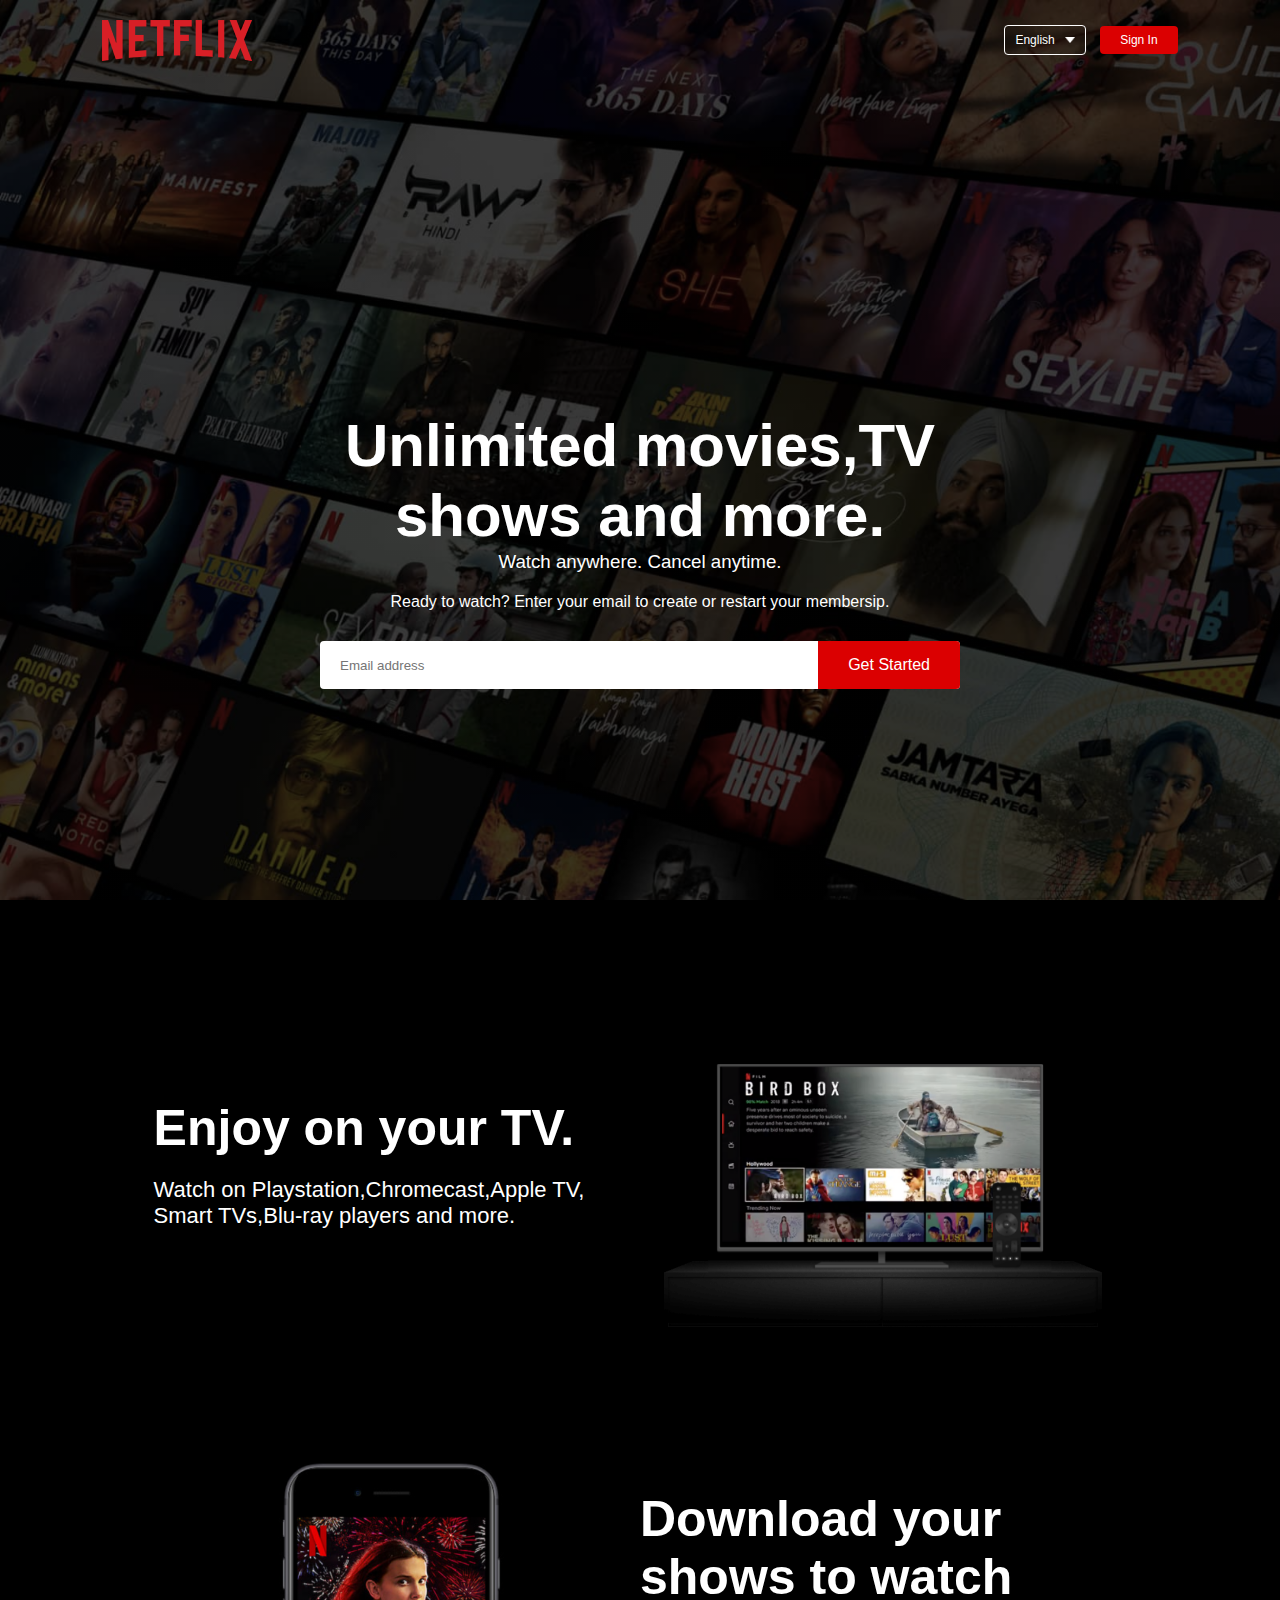
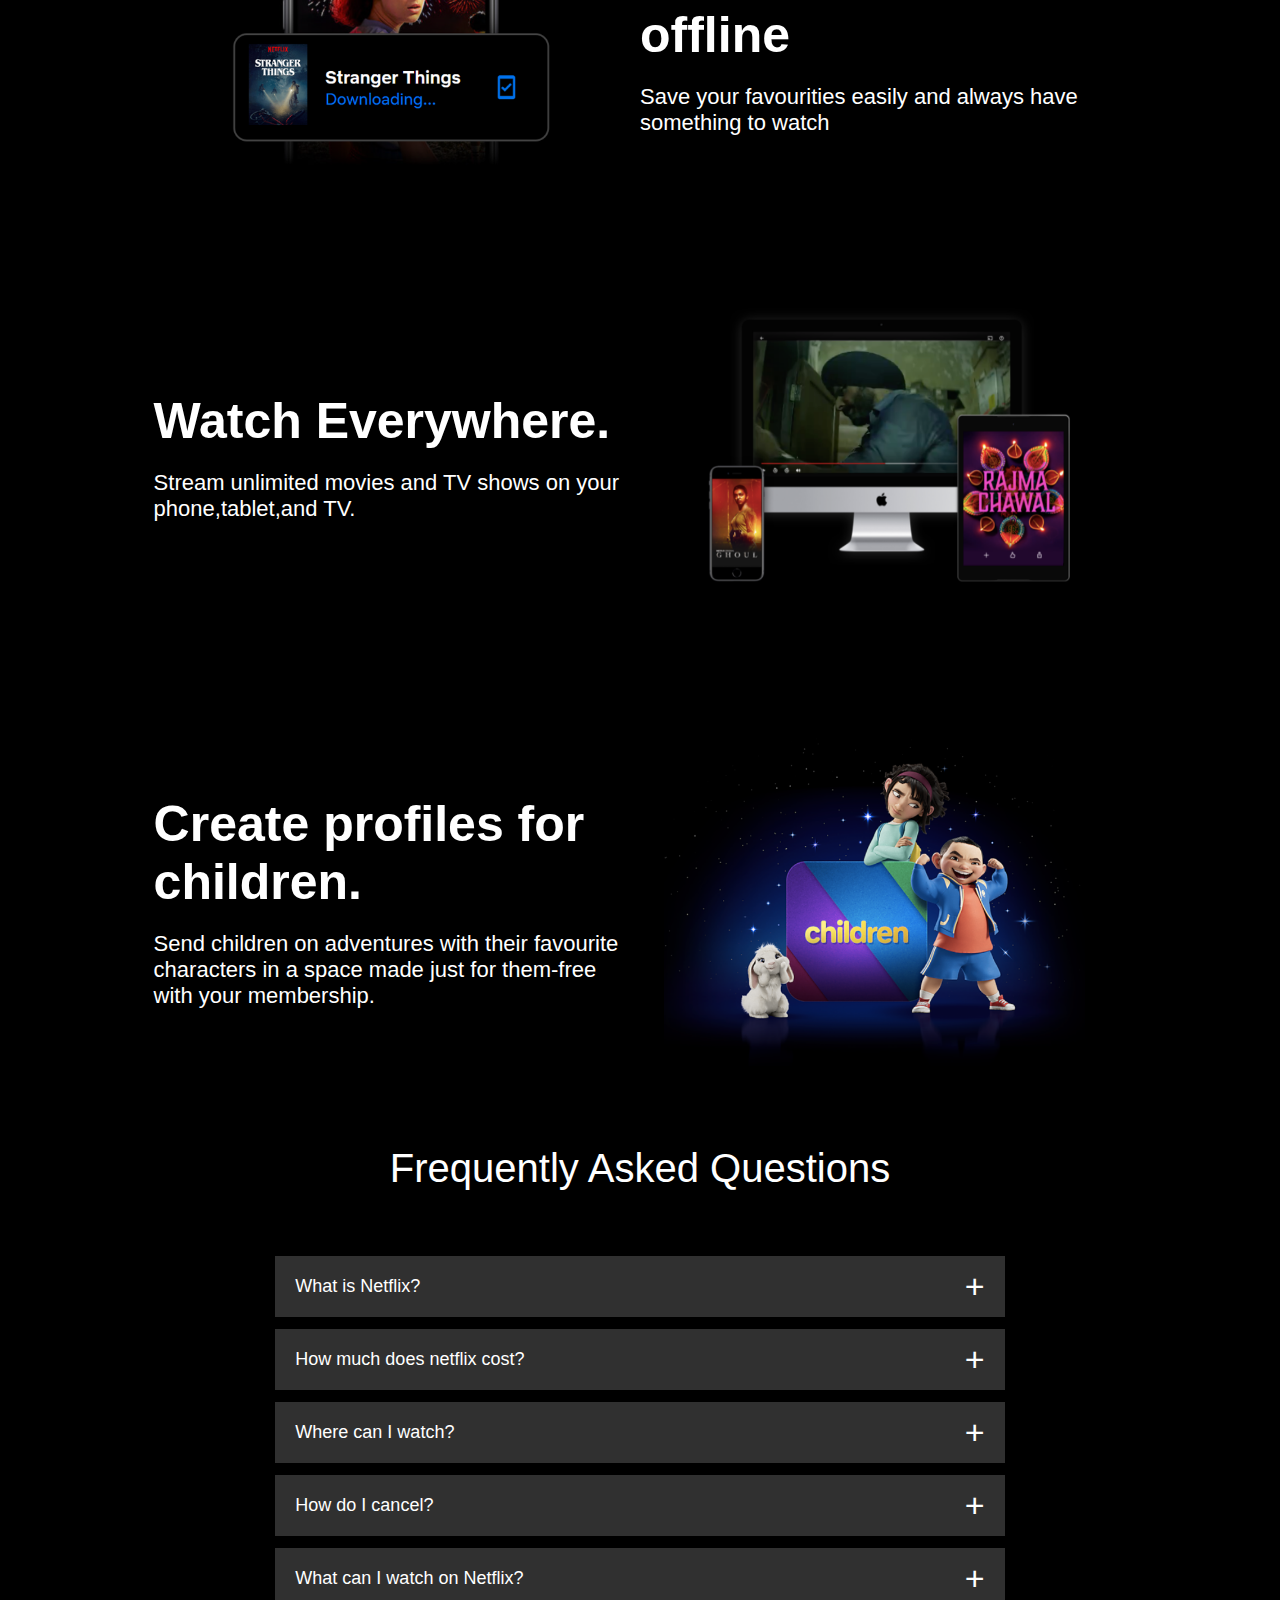
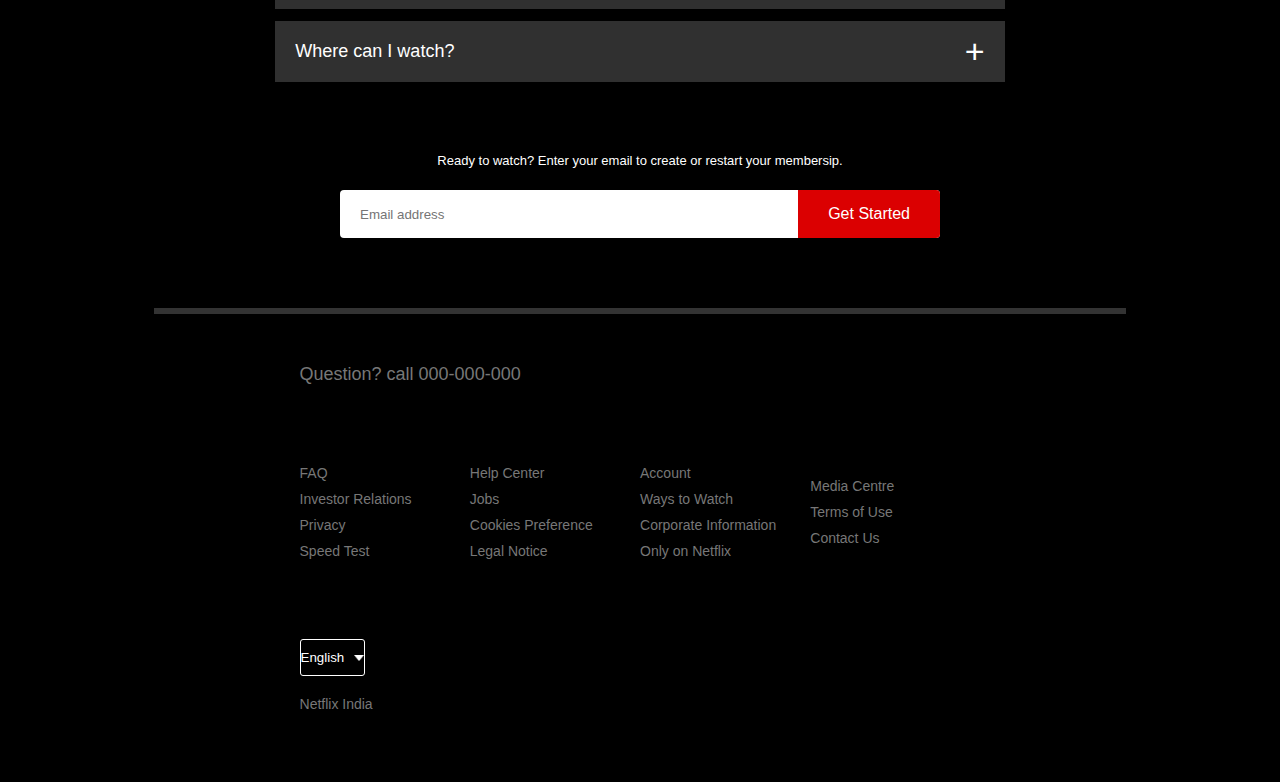
<file: index.html>
<!DOCTYPE html>
<html>

<head>
   <meta name="viewport" content="width=device-width, initial-scale=1.0">
   <title> Homepage of Netflix</title>
   <link rel="stylesheet" href="style1.css">
   </link>

</head>

<body>
   <div class="header">
      <nav>
         <img src="img/logo.png" class=" logo">
         <div>
            <button class="language-btn">English <img src="img/down-icon.png"></button>
            <button>Sign In</button>
         </div>

      </nav>
      <div class="header-content">
         <h1>Unlimited movies,TV shows and more.</h1>
         <h3>Watch anywhere. Cancel anytime.</h3>
         <p>Ready to watch? Enter your email to create or restart your membersip.</p>
         <form class="email-signup">
            <input type="email" placeholder="Email address" required>
            <button type="submit">Get Started</button>
         </form>
      </div>
   </div>
   <div class="features">
      <div class="row">
         <div class="text-col">
            <h2>Enjoy on your TV.</h2>
            <p>Watch on Playstation,Chromecast,Apple TV, Smart TVs,Blu-ray players and more.</p>

         </div>
         <div class="img-col">
            <img src="img\feature-1.png">
         </div>
      </div>
      <div class="row">
         <div class="img-col">
            <img src="img\feature-2.png">
         </div>
         <div class="text-col">
            <h2>Download your shows to watch offline</h2>
            <p>Save your favourities easily and always have something to watch</p>
         </div>
      </div>
      <div class="row">
         <div class="text-col">
            <h2>Watch Everywhere.</h2>
            <p>Stream unlimited movies and TV shows on your phone,tablet,and TV.</p>
         </div>
         <div class="img-col">
            <img src="img/feature-3.png">
         </div>
      </div>
      <div class="row">
         <div class="text-col">
            <h2>Create profiles for children.</h2>
               <p>Send children on adventures with their favourite characters in a space made just for them-free with
                  your membership.</p>
            
         </div>
         <div class="img-col">
            <img src="img/feature-4.png">
            

         </div>
      </div>
      <div class="faq">
         <h2>Frequently Asked Questions</h2>
         <ul class="accordion">
            <li>
               <input type="radio" name="accordion" id="first">
               <label for="first">What is Netflix?</label>
               <div class="content">
                  <p>Lorem ispum dolor amet, consectetur adipiscing elit.Ut maximus faucibus ligula in curus. Aenean
                     ekementum
                     mauris tellus,ullamcorper fringilla justo suscipit ut.Ut eu justo semper.cursus velit id
                     feugiat odio.</p>

               </div>
            </li>
            <li>
               <input type="radio" name="accordion" id="Second">
               <label for="Second">How much does netflix cost?</label>
               <div class="content">
                  <p>Lorem ispum dolor amet, consectetur adipiscing elit.Ut maximus faucibus ligula in curus. Aenean
                     ekementum
                     mauris tellus,ullamcorper fringilla justo suscipit ut.Ut eu justo semper.cursus velit id
                     feugiat odio.</p>

               </div>
            </li>
            <li>
               <input type="radio" name="accordion" id="Third">
               <label for="Third">Where can I watch?</label>
               <div class="content">
                  <p>Lorem ispum dolor amet, consectetur adipiscing elit.Ut maximus faucibus ligula in curus. Aenean
                     ekementum
                     mauris tellus,ullamcorper fringilla justo suscipit ut.Ut eu justo semper.cursus velit id
                     feugiat odio.</p>

               </div>
            </li>
            <li>
               <input type="radio" name="accordion" id="Fourth">
               <label for="Fourth">How do I cancel?</label>
               <div class="content">
                  <p>Lorem ispum dolor amet, consectetur adipiscing elit.Ut maximus faucibus ligula in curus. Aenean
                     ekementum
                     mauris tellus,ullamcorper fringilla justo suscipit ut.Ut eu justo semper.cursus velit id
                     feugiat odio.</p>

               </div>
            </li>
            <li>
               <input type="radio" name="accordion" id="Fifth">
               <label for="Fifth">What can I watch on Netflix?</label>
               <div class="content">
                  <p>Lorem ispum dolor amet, consectetur adipiscing elit.Ut maximus faucibus ligula in curus. Aenean
                     ekementum
                     mauris tellus,ullamcorper fringilla justo suscipit ut.Ut eu justo semper.cursus velit id
                     feugiat odio.</p>

               </div>
            </li>
            <li>
               <input type="radio" name="accordion" id="Sixth">
               <label for="Sixth">Where can I watch?</label>
               <div class="content">
                  <p>Lorem ispum dolor amet, consectetur adipiscing elit.Ut maximus faucibus ligula in curus. Aenean
                     ekementum
                     mauris tellus,ullamcorper fringilla justo suscipit ut.Ut eu justo semper.cursus velit id
                     feugiat odio.</p>

               </div>
            </li>

         </ul>
         <small>Ready to watch? Enter your email to create or restart your membersip.</small>
         <form class="email-signup">
            <input type="email" placeholder="Email address" required>
            <button type="submit">Get Started</button>
         </form>
      </div>
      <div class="footer">
         <h2>Question? call 000-000-000</h2>
         <div class="row">
            <div class="col">
               <a href="#">FAQ</a>
               <a href="#">Investor Relations</a>
               <a href="#">Privacy</a>
               <a href="#">Speed Test</a>


            </div>
            <div class="col">
               <a href="#">Help Center</a>
               <a href="#">Jobs</a>
               <a href="#">Cookies Preference</a>
               <a href="#">Legal Notice</a>


            </div>
            <div class="col">
               <a href="#">Account</a>
               <a href="#">Ways to Watch</a>
               <a href="#">Corporate Information</a>
               <a href="#">Only on Netflix</a>


            </div>
            <div class="col">
               <a href="#">Media Centre</a>
               <a href="#">Terms of Use</a>
               <a href="#">Contact Us</a>
            </div>
         </div>
         <button class="language-btn">English<img src="img/down-icon.png"></button>
         <p class="copyright-txt">Netflix India</p>
      </div>
</body>

</html>
</file>
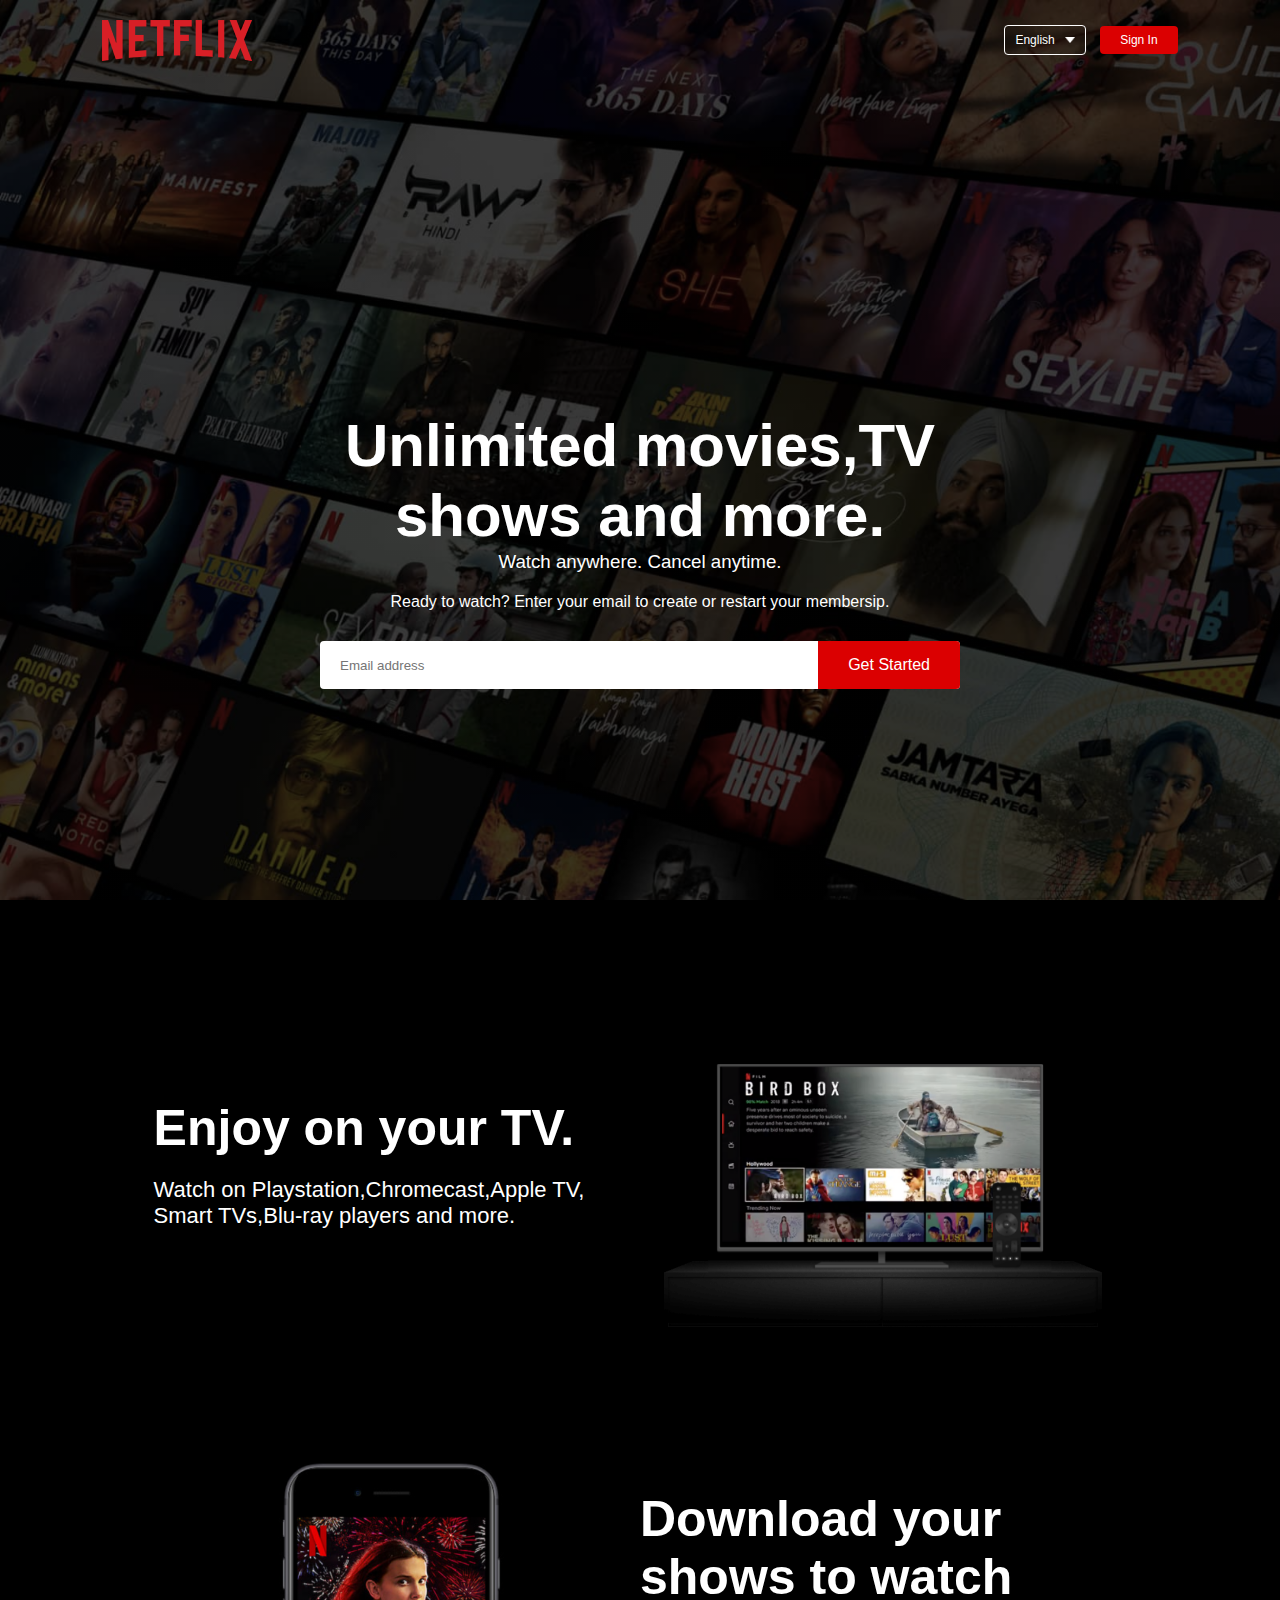
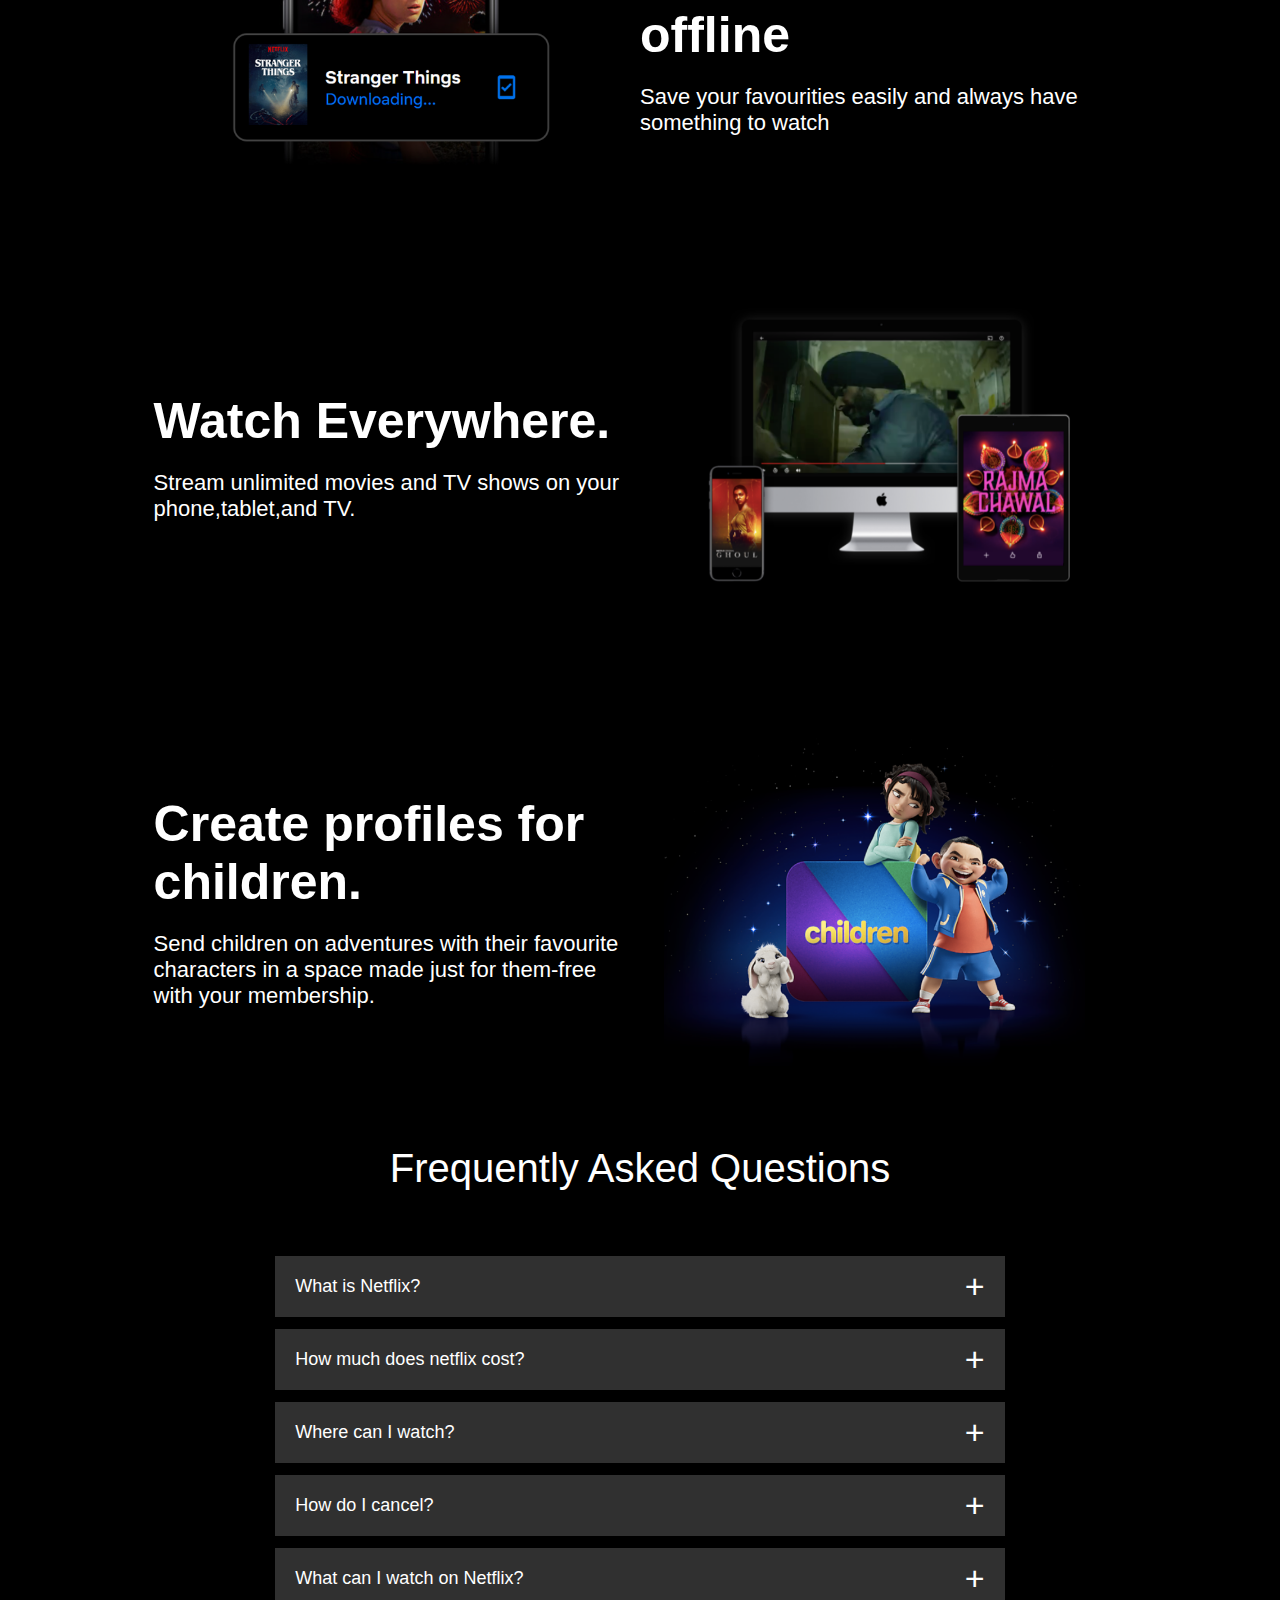
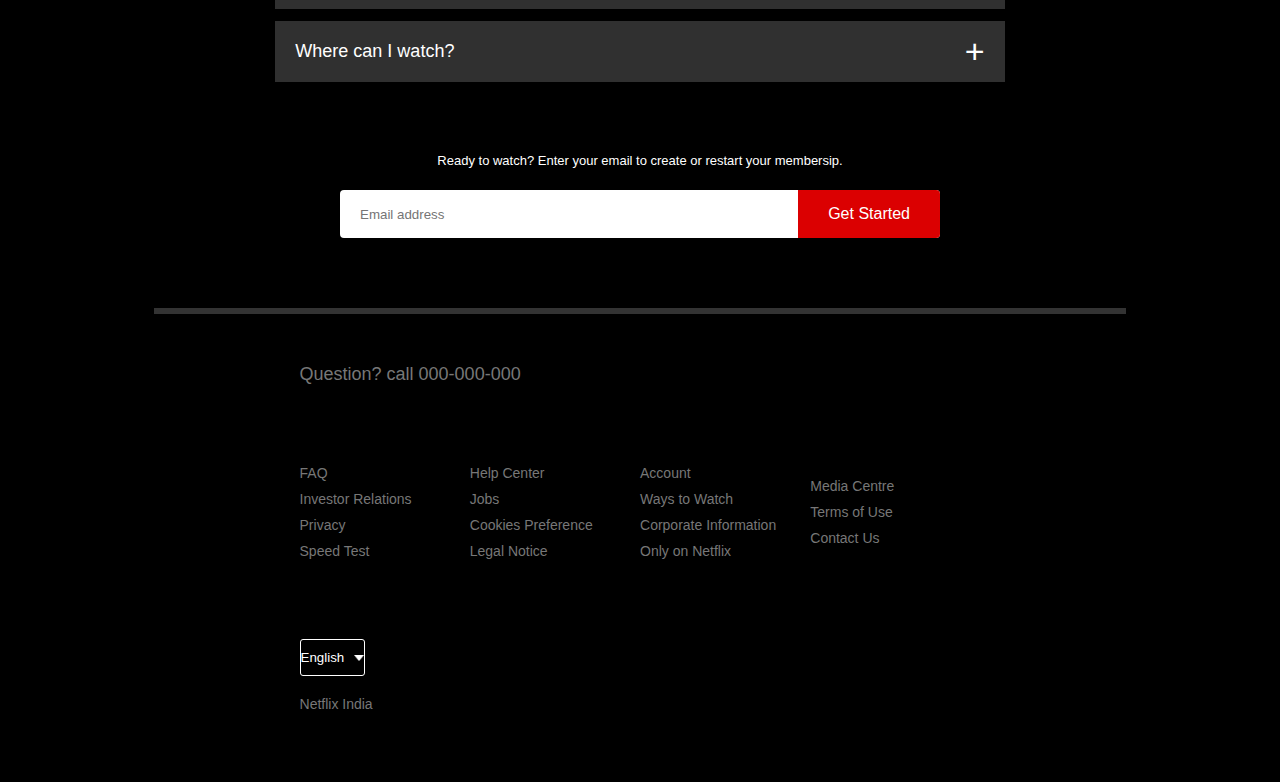
<file: index1.html>
<!DOCTYPE html>
<html>

<head>
   <meta name="viewport" content="width=device-width, initial-scale=1.0">
   <title> Homepage of Netflix</title>
   <link rel="stylesheet" href="style1.css">
   </link>

</head>

<body>
   <div class="header">
      <nav>
         <img src="img/logo.png" class=" logo">
         <div>
            <button class="language-btn">English <img src="img/down-icon.png"></button>
            <button>Sign In</button>
         </div>

      </nav>
      <div class="header-content">
         <h1>Unlimited movies,TV shows and more.</h1>
         <h3>Watch anywhere. Cancel anytime.</h3>
         <p>Ready to watch? Enter your email to create or restart your membersip.</p>
         <form class="email-signup">
            <input type="email" placeholder="Email address" required>
            <button type="submit">Get Started</button>
         </form>
      </div>
   </div>
   <div class="features">
      <div class="row">
         <div class="text-col">
            <h2>Enjoy on your TV.</h2>
            <p>Watch on Playstation,Chromecast,Apple TV, Smart TVs,Blu-ray players and more.</p>

         </div>
         <div class="img-col">
            <img src="img\feature-1.png">
         </div>
      </div>
      <div class="row">
         <div class="img-col">
            <img src="img\feature-2.png">
         </div>
         <div class="text-col">
            <h2>Download your shows to watch offline</h2>
            <p>Save your favourities easily and always have something to watch</p>
         </div>
      </div>
      <div class="row">
         <div class="text-col">
            <h2>Watch Everywhere.</h2>
            <p>Stream unlimited movies and TV shows on your phone,tablet,and TV.</p>
         </div>
         <div class="img-col">
            <img src="img/feature-3.png">
         </div>
      </div>
      <div class="row">
         <div class="text-col">
            <h2>Create profiles for children.</h2>
               <p>Send children on adventures with their favourite characters in a space made just for them-free with
                  your membership.</p>
            
         </div>
         <div class="img-col">
            <img src="img/feature-4.png">
            

         </div>
      </div>
      <div class="faq">
         <h2>Frequently Asked Questions</h2>
         <ul class="accordion">
            <li>
               <input type="radio" name="accordion" id="first">
               <label for="first">What is Netflix?</label>
               <div class="content">
                  <p>Lorem ispum dolor amet, consectetur adipiscing elit.Ut maximus faucibus ligula in curus. Aenean
                     ekementum
                     mauris tellus,ullamcorper fringilla justo suscipit ut.Ut eu justo semper.cursus velit id
                     feugiat odio.</p>

               </div>
            </li>
            <li>
               <input type="radio" name="accordion" id="Second">
               <label for="Second">How much does netflix cost?</label>
               <div class="content">
                  <p>Lorem ispum dolor amet, consectetur adipiscing elit.Ut maximus faucibus ligula in curus. Aenean
                     ekementum
                     mauris tellus,ullamcorper fringilla justo suscipit ut.Ut eu justo semper.cursus velit id
                     feugiat odio.</p>

               </div>
            </li>
            <li>
               <input type="radio" name="accordion" id="Third">
               <label for="Third">Where can I watch?</label>
               <div class="content">
                  <p>Lorem ispum dolor amet, consectetur adipiscing elit.Ut maximus faucibus ligula in curus. Aenean
                     ekementum
                     mauris tellus,ullamcorper fringilla justo suscipit ut.Ut eu justo semper.cursus velit id
                     feugiat odio.</p>

               </div>
            </li>
            <li>
               <input type="radio" name="accordion" id="Fourth">
               <label for="Fourth">How do I cancel?</label>
               <div class="content">
                  <p>Lorem ispum dolor amet, consectetur adipiscing elit.Ut maximus faucibus ligula in curus. Aenean
                     ekementum
                     mauris tellus,ullamcorper fringilla justo suscipit ut.Ut eu justo semper.cursus velit id
                     feugiat odio.</p>

               </div>
            </li>
            <li>
               <input type="radio" name="accordion" id="Fifth">
               <label for="Fifth">What can I watch on Netflix?</label>
               <div class="content">
                  <p>Lorem ispum dolor amet, consectetur adipiscing elit.Ut maximus faucibus ligula in curus. Aenean
                     ekementum
                     mauris tellus,ullamcorper fringilla justo suscipit ut.Ut eu justo semper.cursus velit id
                     feugiat odio.</p>

               </div>
            </li>
            <li>
               <input type="radio" name="accordion" id="Sixth">
               <label for="Sixth">Where can I watch?</label>
               <div class="content">
                  <p>Lorem ispum dolor amet, consectetur adipiscing elit.Ut maximus faucibus ligula in curus. Aenean
                     ekementum
                     mauris tellus,ullamcorper fringilla justo suscipit ut.Ut eu justo semper.cursus velit id
                     feugiat odio.</p>

               </div>
            </li>

         </ul>
         <small>Ready to watch? Enter your email to create or restart your membersip.</small>
         <form class="email-signup">
            <input type="email" placeholder="Email address" required>
            <button type="submit">Get Started</button>
         </form>
      </div>
      <div class="footer">
         <h2>Question? call 000-000-000</h2>
         <div class="row">
            <div class="col">
               <a href="#">FAQ</a>
               <a href="#">Investor Relations</a>
               <a href="#">Privacy</a>
               <a href="#">Speed Test</a>


            </div>
            <div class="col">
               <a href="#">Help Center</a>
               <a href="#">Jobs</a>
               <a href="#">Cookies Preference</a>
               <a href="#">Legal Notice</a>


            </div>
            <div class="col">
               <a href="#">Account</a>
               <a href="#">Ways to Watch</a>
               <a href="#">Corporate Information</a>
               <a href="#">Only on Netflix</a>


            </div>
            <div class="col">
               <a href="#">Media Centre</a>
               <a href="#">Terms of Use</a>
               <a href="#">Contact Us</a>
            </div>
         </div>
         <button class="language-btn">English<img src="img/down-icon.png"></button>
         <p class="copyright-txt">Netflix India</p>
      </div>
</body>

</html>
</file>
<file: style1.css>
*{
    margin: 0;
    padding: 0;
    font-family: 'Poppins',sans-serif;
    box-sizing: border-box;
}
body{
    background-color: #000;
    color: #fff;
    
}

.header{
    width: 100%;
    height: 100vh;
    background-image: linear-gradient(rgba(0,0,0,0.7),rgba(0,0,0,0.7)), url(img/header-image.png);
    
  
    background-size: cover;
    background-position: center;
    padding: 10px 8%;
    position: relative;
}
nav{
    display: flex;
    align-items: center;
    justify-content: space-between;
    padding: 10px 0;
}
.logo{
    width: 150px;
    cursor: pointer;
}
nav button{
    border: 0;
    outline: 0;
    background: #db0001;
    color: #fff;
    padding: 7px 20px;
    font-size: 12px;
    border-radius: 4px;
    margin-left: 10px;
    cursor: pointer;
}
.language-btn{
     display: inline-flex;
     align-items: center;
     background: transparent;
     border: 1px solid #fff;
     padding: 7px 10px;
}
.language-btn img{
      width: 10px;
      margin-left: 10px;
}
.header-content{
    position: absolute;
    top: 50%;
    left: 50%;
    transform: translate(-50%,-50%);
    text-align: center;
    margin-top: 100px;
}

.header-content h1{
    font-size: 60px;
    line-height: 70px;
    font-weight: 600;
    max-width: 650px;
}
.header-content h3{
      font-weight: 400;
      margin-bottom: 20px;
}
.email-signup{
    background: #fff;
    border-radius: 4px;
    display: flex;
    align-items: center;
    margin-top: 30px;
    overflow: hidden;
}
.email-signup input{
    flex: 1;
    border: 0;
    outline: 0;
    margin-left: 20px;
}
.email-signup button{
    background: #db0001;
    border: 0;
    outline: 0;
    color: #fff;
    font-size: 16px;
    cursor: pointer;
    padding: 15px 30px;
}
.features{
    padding: 50px 12%;
    font-size: 22px;
}
.row{
    display: flex;
    width: 100%;
    align-items: center;
    flex-wrap: wrap;
    padding: 50px 0;
}
.text-col{
    flex-basis: 50%;
    margin-bottom: 20px;
}
.img-col{
    flex-basis: 50%;
    margin-bottom: 20px;
}
.img-col img{
    display: block;
    width: 90%;
    margin: auto;
}
.features h2{
    font-size: 50px;
    font-weight: 600;
    margin-bottom: 20px;
}
.faq{ 
    padding: 10px 12%;
    text-align: center;
    font-size: 18px;
}
.faq h2{
    font-weight: 500;
    font-size: 40px;
}
.accordion{
    margin: 60px auto;
    width: 100%;
    max-width: 750px;
}
.accordion li{
    list-style: none;
    width: 100%;
    padding: 5px;
}
.accordion li label{
      display: flex;
      align-items: center;
      padding: 20px;
      font-size: 18px;
      font-weight: 500;
      background: #303030;
      margin-bottom: 2px;
      cursor: pointer;
     position: relative;

}
label::after{
    content: '+';
    font-size: 34px;
    position: absolute;
    right: 20px;
    transition: transform 0.5s;
}
input[type="radio"]{
    display: none;
}
.accordion .content{
    background: #303030;
    text-align: left;
    padding: 0 20px;
    max-height: 0;
    overflow: hidden;
    transition: max-height 0.5s, padding 0.5s;
}
.accordion input[type="radio"]:checked + label + .content{
    max-height: 600px;
    padding: 30px 20px;
}
.accordion input[type="radio"]:checked + label::after {
    transform: rotate(135deg);        
}

.faq .email-signup{
    max-width: 600px;
    margin: 20px auto 60px;
}
.faq small{
    font-size: 13px;
}
.footer{
    padding: 50px 15% 10px;
    border-top: 6px solid #333;
    color: #777;
}
.footer h2{
    font-size: 18px;
    font-weight: 400;
    margin-bottom: 30px;
}
.footer .col{
    flex-basis: 25%;
    flex-grow: 1;
    margin-bottom: 20px;
}
.footer .col a{
    display: block;
    text-decoration: none;
    color: #777;
    font-size: 14px;
    margin-bottom: 10px;
}
.footer .ro{
    align-items: flex-start;
    padding: 10px 0;
}
.footer .language-btn{
    color: #fff;
    padding: 10px 0;
    border-radius: 3px;
     }
   .copyright-txt{
    font-size: 14px;
    margin-top: 20px;
    margin-bottom: 10px;
   }  
@media only screen and (max-width: 600px){
    .logo{
        width: 100px;
    }
    nav button{
        padding: 5px 10px;
 }
 nav .language-btn{
    padding: 4px 8px;
 }
 .header-content{
    position: unset;
    transform: none;
    padding-top: 150px;

 }
 .header-content h1{
    font-size: 30px;
 }
 .email-signup button{
    font-size: 12px;
    padding: 10px 15px;
 }
 .text-col, .img-col{
    flex-basis: 100%;
 }
 .feature h2{
    font-size: 30px;
 }
 .feature p{
    font-size: 15px;
 }
 .row:nth-child(2), .row:nth-child(4){
    flex-direction: column-reverse;
 }
 .features .row{
    padding: 10px 0;
}
.faq h2{
    font-size: 20px;
}
.accordion .content{
    font-size: 14px;
}
accordion li label{
    padding: 10px;
    font-size: 14px;
}
label::after{
    font-size: 22px;
}
}
</file>
